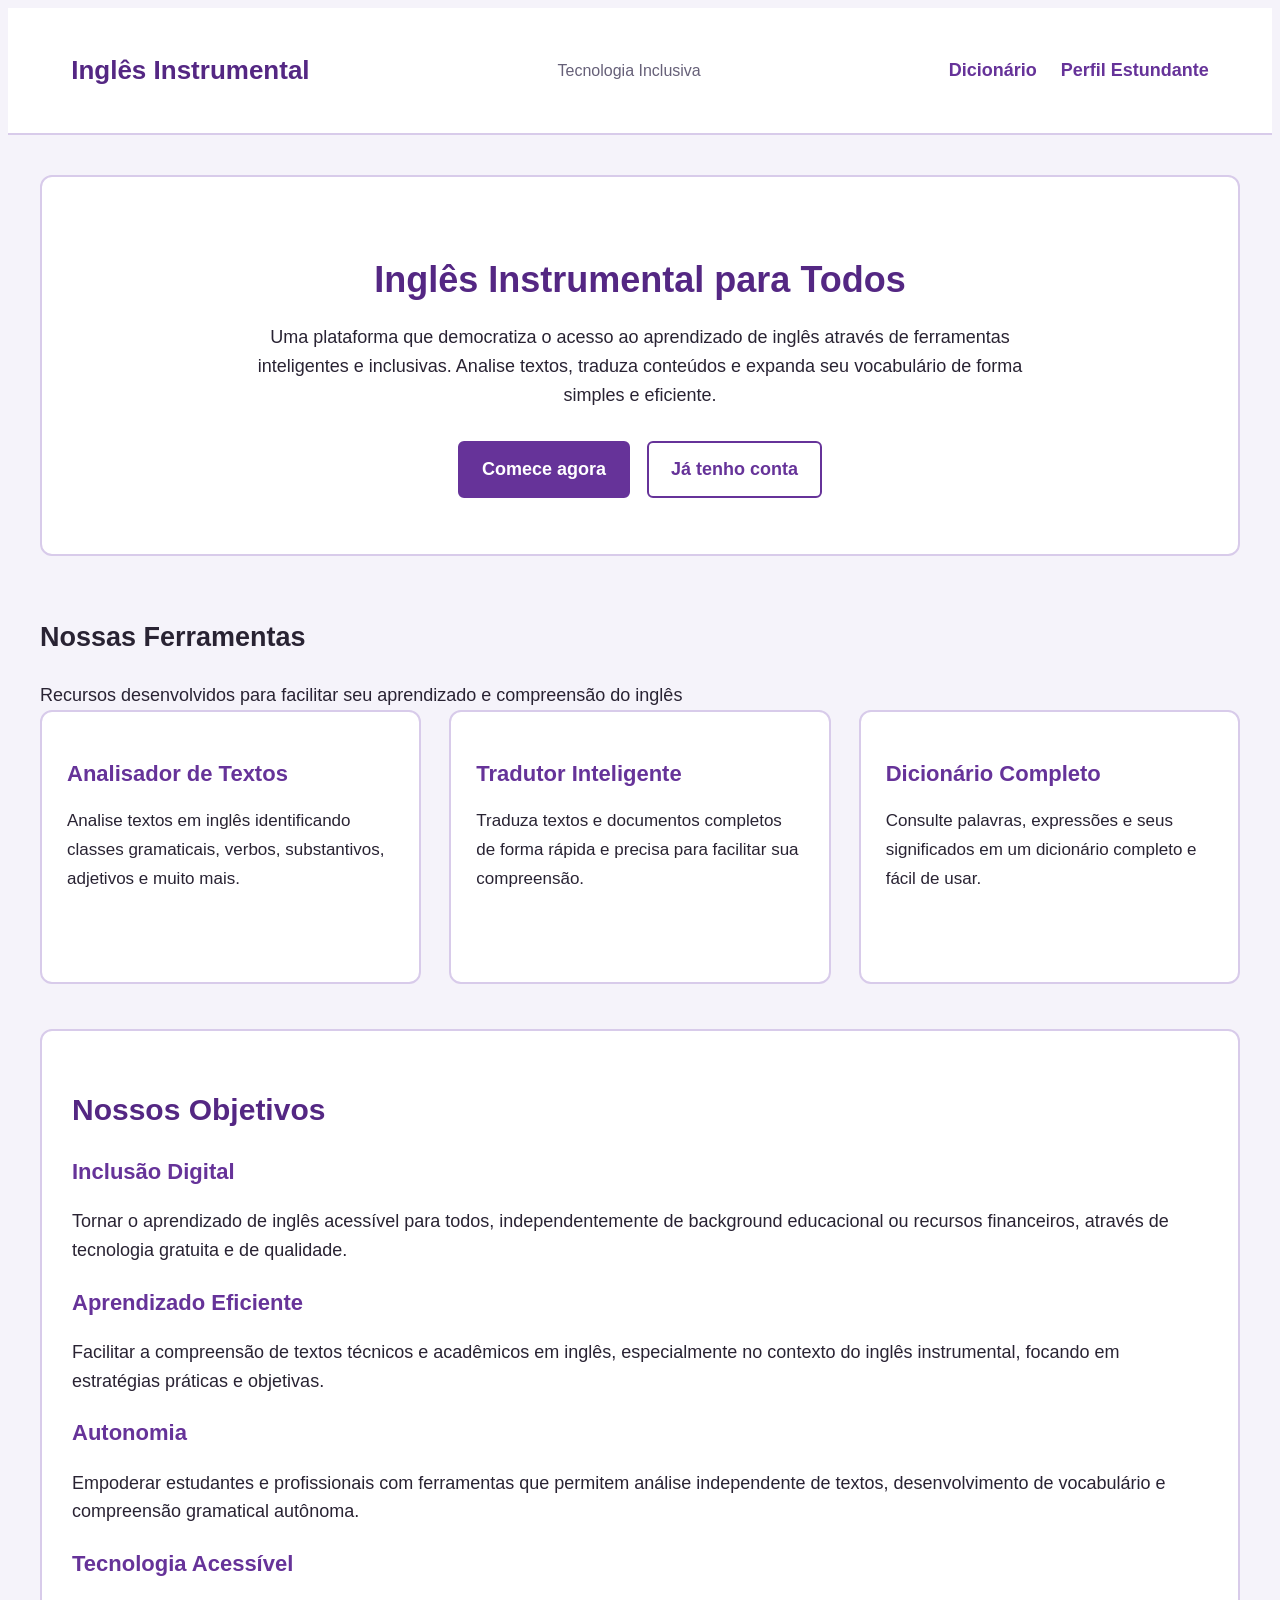
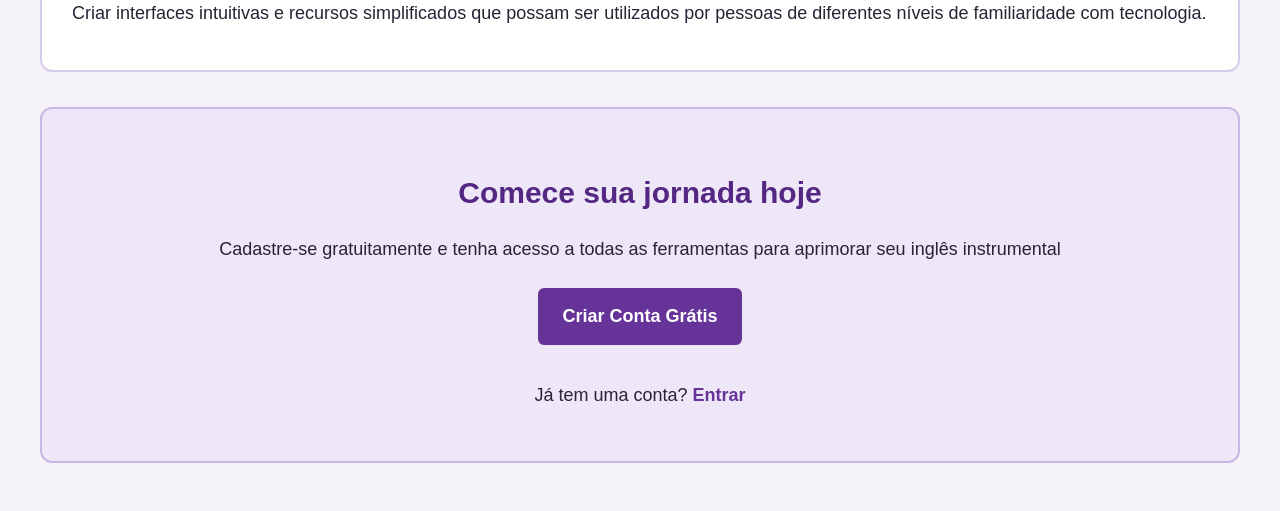
<file: pages/index.html>
<!DOCTYPE html>
<html lang="pt-br">
<head>
    <meta charset="UTF-8">
    <meta name="viewport" content="width=device-width, initial-scale=1.0">
    <link rel="stylesheet" href="../css/index.css">
    <title>Introdução</title>
</head>
<body>
    <header>
        <h2 class="nome-site">Inglês Instrumental</h2>
        <span>Tecnologia Inclusiva</span>
        
        <section>
            <a href="dicionario.html">Dicionário</a>
            <a href="estudante/pages/index.html">Perfil Estundante</a>
        </section>
    </header>
    <main>
        <section class="intro">
            <h1>Inglês Instrumental para Todos</h1>
            
            <p>Uma plataforma que democratiza o acesso ao aprendizado de inglês através de ferramentas inteligentes e inclusivas. Analise textos, traduza conteúdos e expanda seu vocabulário de forma simples e eficiente.</p>
            
            <a href="cadastro.html">Comece agora</a>
            <a href="login.html">Já tenho conta</a>
        </section>

        <section>
            <h2>Nossas Ferramentas</h2>
            <span>Recursos desenvolvidos para facilitar seu aprendizado e compreensão do inglês</span>

            <div class="ferramentas-grid">
            <section class="card">
                <h3>Analisador de Textos</h3>
                <p>Analise textos em inglês identificando classes gramaticais, verbos, substantivos, adjetivos e muito mais.</p>
            </section>

            <section class="card">
                <h3>Tradutor Inteligente</h3>
                <p>Traduza textos e documentos completos de forma rápida e precisa para facilitar sua compreensão.</p>
            </section>

            <section class="card">
                <h3>Dicionário Completo</h3>
                <p>Consulte palavras, expressões e seus significados em um dicionário completo e fácil de usar.</p>
            </section>
            </div>

            <section class="objetivos">
                <h2>Nossos Objetivos</h2>
                <h3>Inclusão Digital</h3>
                <p>Tornar o aprendizado de inglês acessível para todos, independentemente de background educacional ou recursos financeiros, através de tecnologia gratuita e de qualidade.</p>

                <h3>Aprendizado Eficiente</h3>
                <p>Facilitar a compreensão de textos técnicos e acadêmicos em inglês, especialmente no contexto do inglês instrumental, focando em estratégias práticas e objetivas.</p>

                <h3>Autonomia</h3>
                <p>Empoderar estudantes e profissionais com ferramentas que permitem análise independente de textos, desenvolvimento de vocabulário e compreensão gramatical autônoma.</p>

                <h3>Tecnologia Acessível</h3>
                <p>Criar interfaces intuitivas e recursos simplificados que possam ser utilizados por pessoas de diferentes níveis de familiaridade com tecnologia.</p>
            </section>

            <section class="criar-conta">
                <h2>Comece sua jornada hoje</h2>
                <p>Cadastre-se gratuitamente e tenha acesso a todas as ferramentas para aprimorar seu inglês instrumental</p>
                <a href="cadastro.html">Criar Conta Grátis</a>
                <p>Já tem uma conta? <a href="login.html">Entrar</a></p>
            </section>
        </section>
    </main>
</body>
</html>
</file>
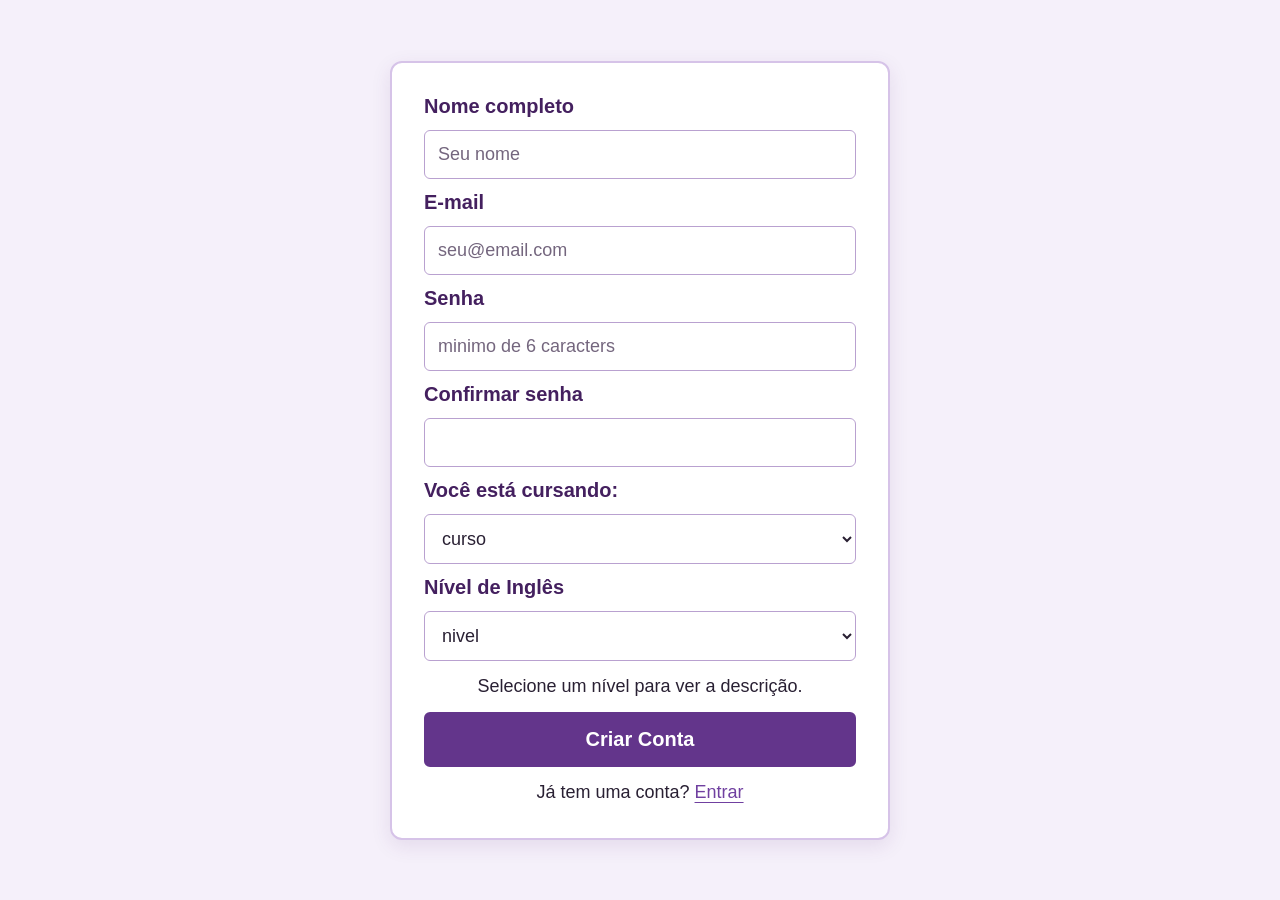
<file: pages/cadastro.html>
<!DOCTYPE html>
<html lang="pt-br">

<head>
    <meta charset="UTF-8">
    <meta name="viewport" content="width=device-width, initial-scale=1.0">
    <link rel="stylesheet" href="../css/cadastro.css">
    <title>Cadastro</title>
</head>

<body>
    <section>
        <form action="">
            <label for="nome">Nome completo</label>
            <input id="nome" type="text" placeholder="Seu nome" required>
            <label for="email">E-mail</label>
            <input type="email" type="email" placeholder="seu@email.com">
            <label for="senha">Senha</label>
            <input id="senha" type="password" placeholder="minimo de 6 caracters">
            <label for="senha">Confirmar senha</label>
            <input id="senha" type="password">
            <label for="cursando">Você está cursando:</label>
            <select id="cursando" name="cursando" required>
                <option value="curso" selected disabled>curso</option>
                <option value="ensino_fundamental_i">Ensino Fundamental I</option>
                <option value="ensino_fundamental_i_incompleto">Ensino Fundamental I Incompleto</option>
                <option value="ensino_fundamental_ii">Ensino Fundamental II </option>
                <option value="ensino_fundamental_ii_incompleto">Ensino Fundamental II Incompleto</option>
                <option value="ensino_medio">Ensino Médio</option>
                <option value="ensino_medio_incompleto">Ensino Médio Incompleto</option>
                <option value="ensino_superior">Ensino Superior</option>
                <option value="ensino_superior_incompleto">Ensino Superior Incompleto</option>
            </select>
            <label for="nivel">Nível de Inglês</label>
            <select id="nivel" name="nivel" required>
                <option value="nivel" selected disabled>nivel</option>
                <option value="iniciante">Iniciante</option>
                <option value="intermediario">Intermediario</option>
                <option value="avancado">Avançado</option>
            </select>
            <p id="descricao-ingles">
                Selecione um nível para ver a descrição.
            </p>

            <button type="submit">Criar Conta</button>
            <p>Já tem uma conta? <a href="../pages/login.html">Entrar</a></p>
        </form>
    </section>
</body>

</html>

<script>
    const formulario = document.querySelector("form");
    const cursando = document.getElementById("cursando");

    formulario.addEventListener("submit", function (event) {
        if (cursando.value === " ") {
            event.preventDefault();
            alert("Selecione seu nível de ensino antes de continuar.");
        }
    });

    const nivel = document.getElementById("nivel");
    const descricao = document.getElementById("descricao-ingles");

    nivel.addEventListener("change", function () {
        switch (nivel.value) {
            case "iniciante":
                descricao.textContent =
                    "Compreende palavras e frases simples do cotidiano.";
                break;

            case "intermediario":
                descricao.textContent =
                    "Consegue conversar sobre diversos assuntos e compreender textos mais elaborados.";
                break;

            case "avancado":
                descricao.textContent =
                    "Consegue se comunicar com fluência e compreender conteúdos complexos.";
                break;

        }
    });
</script>
</file>
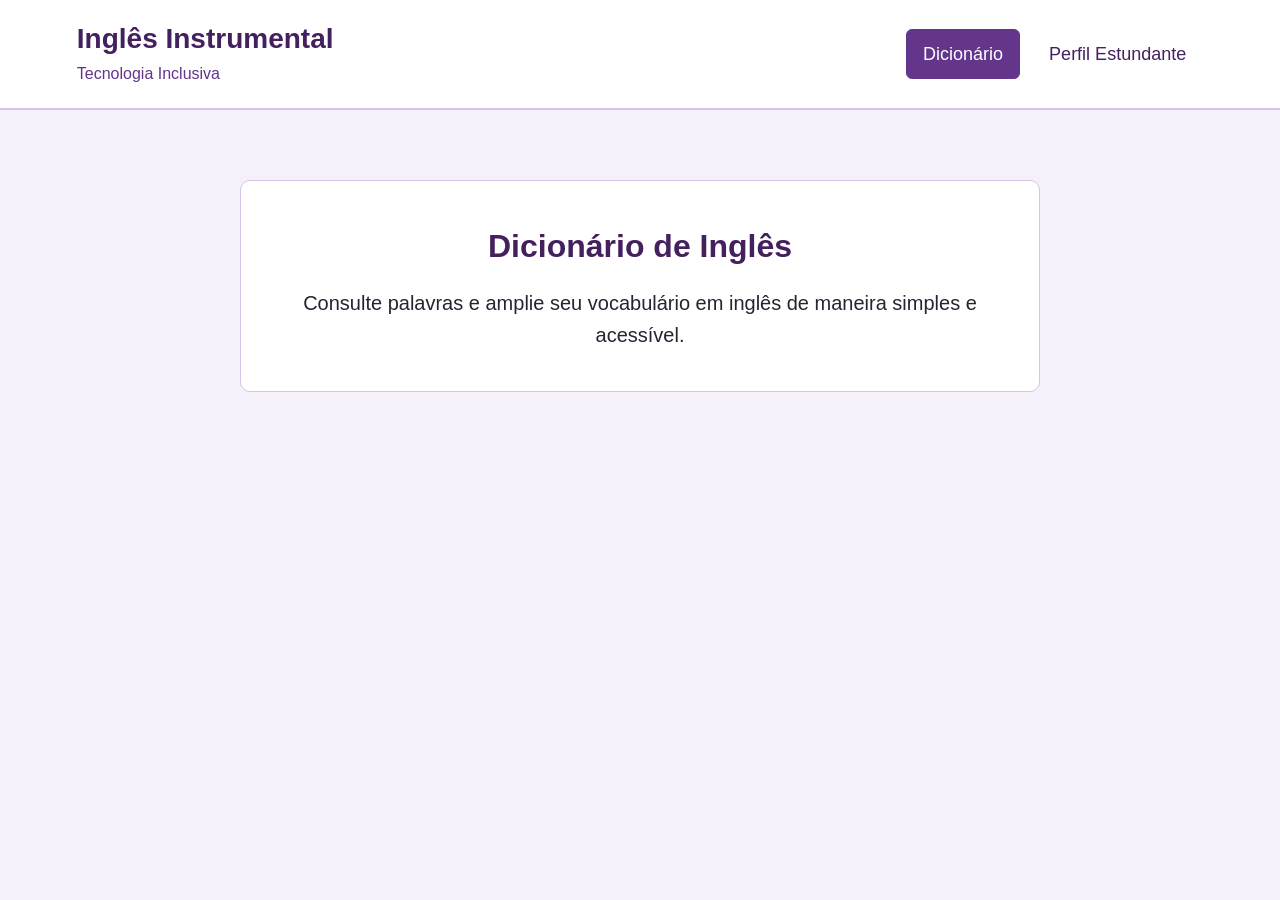
<file: pages/dicionario.html>
<!DOCTYPE html>
<html lang="pt-br">

<head>
    <meta charset="UTF-8">
    <meta name="viewport" content="width=device-width, initial-scale=1.0">

    <link rel="stylesheet" href="../css/dicionario.css">

    <title>Dicionário de Inglês | Inglês Instrumental</title>
</head>

<body>

    <header class="cabecalho">

        <section class="identidade">
            <h1>Inglês Instrumental</h1>
            <span>Tecnologia Inclusiva</span>
        </section>

        <nav class="menu" aria-label="Navegação principal">
            <a href="../pages/dicionario.html" aria-current="page">Dicionário</a>
            <a href="estudante/pages/index.html">Perfil Estundante</a>
        </nav>

    </header>

    <main class="conteudo">
        <section class="apresentacao">
            <h2>Dicionário de Inglês</h2>
            <p>
                Consulte palavras e amplie seu vocabulário em inglês
                de maneira simples e acessível.
            </p>
        </section>
    </main>

</body>

</html>
</file>
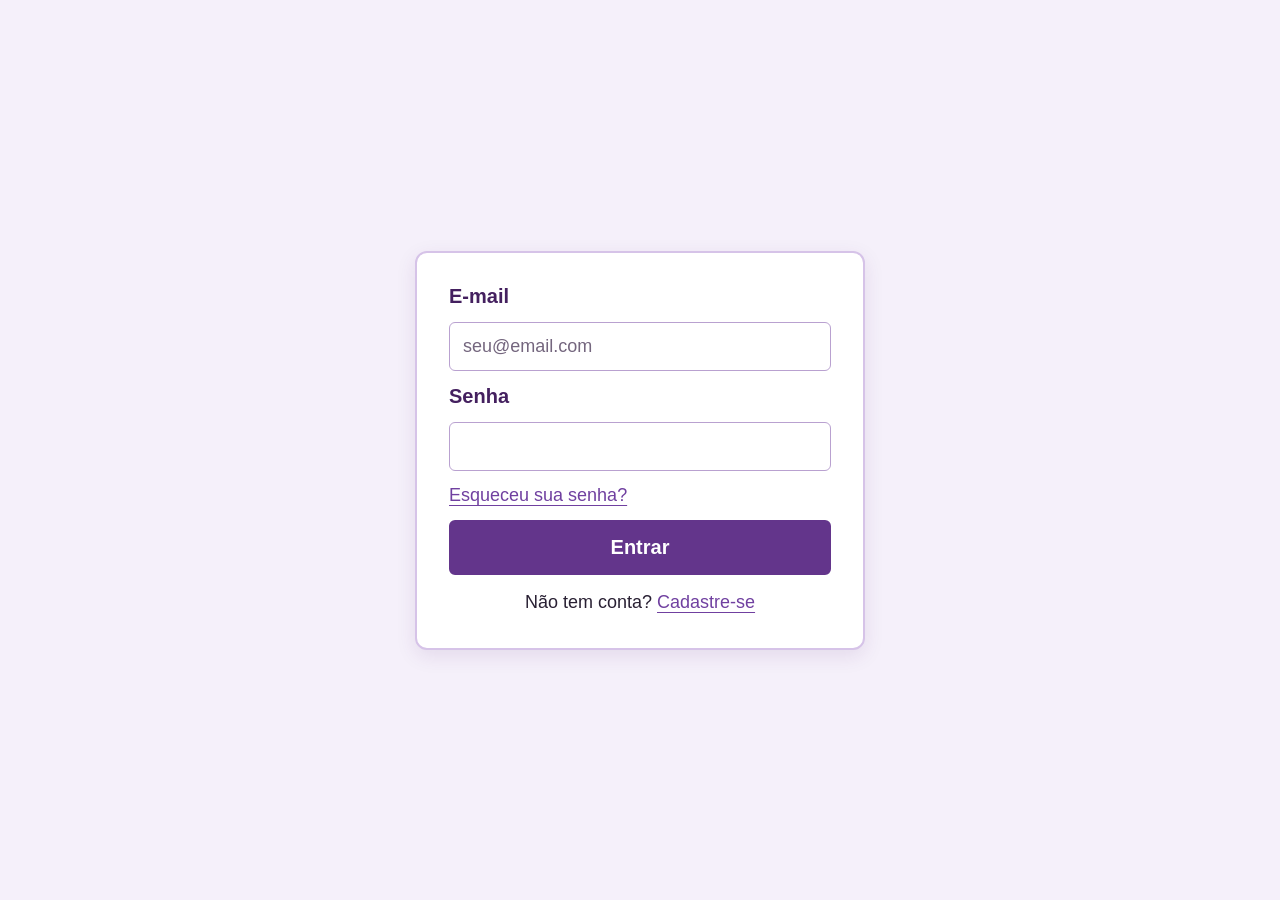
<file: pages/login.html>
<!DOCTYPE html>
<html lang="pt-br">
<head>
    <meta charset="UTF-8">
    <meta name="viewport" content="width=device-width, initial-scale=1.0">
    <link rel="stylesheet" href="../css/login.css">

    <title>Login</title>
</head>
<body>
    <form action="">
        <label for="email">E-mail</label>
        <input id="email" type="email" placeholder="seu@email.com">
        <label for="senha">Senha</label>
        <input id="senha" type="password">
        <a href="">Esqueceu sua senha?</a>
        <button type="submit">Entrar</button>
        <p>Não tem conta? <a href="../pages/cadastro.html">Cadastre-se</a></p>
    </form>
</body>
</html>
</file>
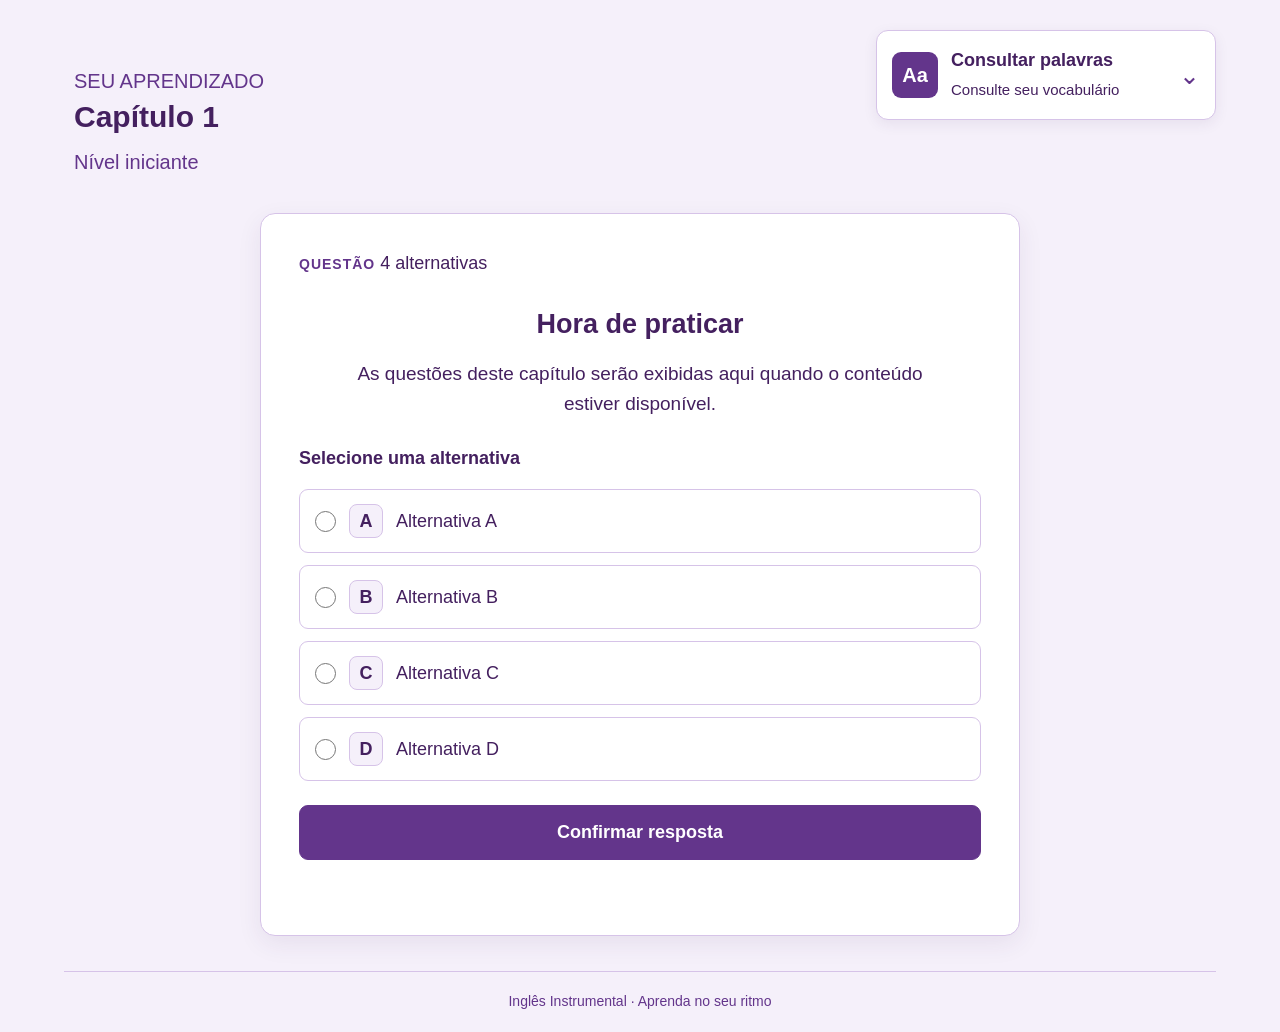
<file: pages/minijogo.html>
<!DOCTYPE html>
<html lang="pt-br">

<head>
    <meta charset="UTF-8">
    <meta name="viewport" content="width=device-width, initial-scale=1.0">

    <meta
        name="description"
        content="Minijogo de inglês instrumental com questões e consulta de vocabulário."
    >

    <title>Minijogo | Inglês Instrumental</title>

    <link rel="stylesheet" href="../css/minijogo.css">
    <script src="../js/minijogo.js" defer></script>
</head>

<body>

    <div class="pagina-minijogo">

        <!-- Cabeçalho: capítulo à esquerda e menu à direita -->
        <header class="cabecalho-jogo">

            <section class="identificacao" aria-label="Capítulo atual">

                <p class="subtitulo">SEU APRENDIZADO</p>

                <h1 id="capitulo">Capítulo 1</h1>

                <p class="nivel">
                    <span class="indicador-nivel" aria-hidden="true"></span>
                    <span id="nivel">Nível iniciante</span>
                </p>

            </section>

            <!-- Menu expansível de palavras -->
            <aside class="consulta-palavras">

                <button
                    type="button"
                    id="botao-palavras"
                    aria-expanded="false"
                    aria-controls="lista-palavras"
                >

                    <span class="icone-palavras" aria-hidden="true">Aa</span>

                    <span class="texto-botao">
                        <strong>Consultar palavras</strong>
                        <small>Consulte seu vocabulário</small>
                    </span>

                    <span id="indicador-menu" aria-hidden="true">⌄</span>

                </button>

                <section
                    id="lista-palavras"
                    class="lista-palavras"
                    aria-label="Lista de palavras consultadas"
                    hidden
                >

                    <h2>Seu vocabulário</h2>

                    <ul id="palavras"></ul>

                    <p id="mensagem-palavras">
                        Nenhuma palavra consultada ainda.
                    </p>

                </section>

            </aside>

        </header>

        <!-- Área independente usada para centralizar a questão -->
        <main class="conteudo-jogo">

            <section
                class="area-questao"
                aria-labelledby="titulo-questao"
            >

                <div class="topo-questao">

                    <span id="numero-questao">QUESTÃO</span>

                    <span class="etiqueta-alternativas">
                        4 alternativas
                    </span>

                </div>

                <div class="cabecalho-questao">

                    <h2 id="titulo-questao">Hora de praticar</h2>

                    <p id="texto-questao">
                        As questões deste capítulo serão exibidas
                        aqui quando o conteúdo estiver disponível.
                    </p>

                </div>

                <form id="form-questao">

                    <fieldset id="opcoes-questao">

                        <legend>Selecione uma alternativa</legend>

                        <label class="opcao">
                            <input
                                type="radio"
                                name="resposta"
                                value="A"
                            >

                            <span class="letra-opcao">A</span>
                            <span class="texto-opcao">Alternativa A</span>
                            <span class="marcador-selecao" aria-hidden="true">✓</span>
                        </label>

                        <label class="opcao">
                            <input
                                type="radio"
                                name="resposta"
                                value="B"
                            >

                            <span class="letra-opcao">B</span>
                            <span class="texto-opcao">Alternativa B</span>
                            <span class="marcador-selecao" aria-hidden="true">✓</span>
                        </label>

                        <label class="opcao">
                            <input
                                type="radio"
                                name="resposta"
                                value="C"
                            >

                            <span class="letra-opcao">C</span>
                            <span class="texto-opcao">Alternativa C</span>
                            <span class="marcador-selecao" aria-hidden="true">✓</span>
                        </label>

                        <label class="opcao">
                            <input
                                type="radio"
                                name="resposta"
                                value="D"
                            >

                            <span class="letra-opcao">D</span>
                            <span class="texto-opcao">Alternativa D</span>
                            <span class="marcador-selecao" aria-hidden="true">✓</span>
                        </label>

                    </fieldset>

                    <button type="submit" id="botao-responder">
                        Confirmar resposta
                    </button>

                    <p
                        id="mensagem-resposta"
                        role="status"
                        aria-live="polite"
                    ></p>

                </form>

            </section>

        </main>

        <footer class="rodape-jogo">
            <p>Inglês Instrumental <span aria-hidden="true">·</span> Aprenda no seu ritmo</p>
        </footer>

    </div>

</body>
</html>
</file>
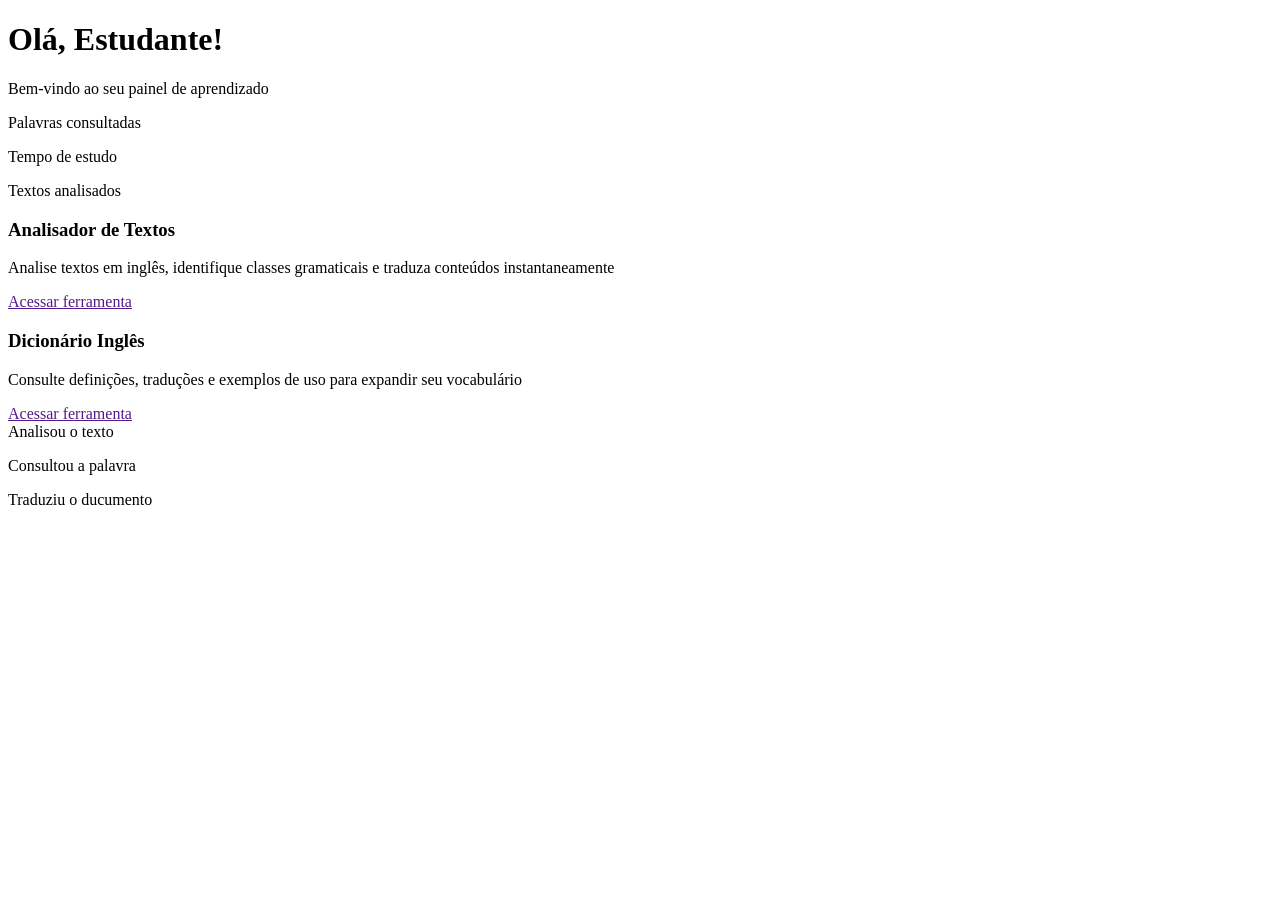
<file: pages/painel.html>
<!DOCTYPE html>
<html lang="pt-br">
<head>
    <meta charset="UTF-8">
    <meta name="viewport" content="width=device-width, initial-scale=1.0">
    <title>Document</title>
</head>
<body>
    <header>
        <h2></h2>
    </header>

    <main>
        <h1>Olá, Estudante!</h1>
        <p>Bem-vindo ao seu painel de aprendizado</p>

        <section class="card">
            <p>Palavras consultadas</p>
        </section>

        <section class="card">
            <p>Tempo de estudo</p>
        </section>

        <section class="card">
            <p>Textos analisados</p>
        </section>

        <section class="ferramentas">
            <section class="">
                <h3>Analisador de Textos</h3>
                <p>Analise textos em inglês, identifique classes gramaticais e traduza conteúdos instantaneamente</p>
                <a href="">Acessar ferramenta</a>
            </section>

            <section class="">
                <h3>Dicionário Inglês</h3>
                <p>Consulte definições, traduções e exemplos de uso para expandir seu vocabulário</p>
                <a href="">Acessar ferramenta</a>
            </section>
        </section>

        <section class="recente">
            <span>Analisou o texto</span>
            <p></p>

            <span>Consultou a palavra</span>
            <p></p>

            <span>Traduziu o ducumento</span>
            <p></p>
        </section>
    </main>

</body>
</html>
</file>
<file: css/index.css>
```css
/* =========================
   1. CONFIGURAÇÃO GERAL
========================= */

* {
    margin: 0;
    padding: 0;
    box-sizing: border-box;
}

body {
    font-family: Arial, sans-serif;
    font-size: 18px;
    line-height: 1.6;
    color: #292333;
    background-color: #f5f3fa;
}

a {
    color: #663399;
    text-decoration: none;
}

a:hover {
    text-decoration: underline;
}

/* =========================
   2. CABEÇALHO
========================= */

header {
    display: flex;
    align-items: center;
    justify-content: space-between;
    flex-wrap: wrap;
    gap: 20px;

    padding: 20px 5%;
    background-color: #ffffff;
    border-bottom: 2px solid #d8cbea;
}

.nome-site {
    font-size: 26px;
    color: #542783;
}

header span {
    font-size: 16px;
    color: #666078;
}

header section {
    display: flex;
    flex-wrap: wrap;
    gap: 24px;
}

header a {
    font-weight: bold;
}

/* =========================
   3. CONTEÚDO PRINCIPAL
========================= */

main {
    width: 100%;
    max-width: 1200px;
    margin: 0 auto;
    padding: 40px 30px;
}

/* =========================
   4. APRESENTAÇÃO INICIAL
========================= */

.intro {
    margin-bottom: 60px;
    padding: 50px 30px;

    text-align: center;
    background-color: #ffffff;
    border: 2px solid #d8cbea;
    border-radius: 12px;
}

.intro h1 {
    margin-bottom: 20px;
    font-size: 36px;
    line-height: 1.3;
    color: #542783;
}

.intro p {
    max-width: 800px;
    margin: 0 auto 25px;
}

.intro a {
    display: inline-block;
    margin: 6px;
    padding: 12px 22px;

    color: #ffffff;
    background-color: #663399;
    border: 2px solid #663399;
    border-radius: 6px;
    font-weight: bold;
}

.intro a + a {
    color: #663399;
    background-color: #ffffff;
}

/* =========================
   5. SEÇÃO DE FERRAMENTAS
========================= */

.ferramentas {
    margin-bottom: 60px;
}

.ferramentas > h2 {
    margin-bottom: 8px;
    font-size: 30px;
    color: #542783;
}

.ferramentas > span {
    display: block;
    margin-bottom: 30px;
    color: #666078;
}

/* =========================
   6. GRID DOS CARDS
========================= */

.ferramentas-grid {
    display: grid;

    /* Três colunas iguais */
    grid-template-columns: repeat(3, minmax(0, 1fr));

    /* Espaço real entre os cards */
    gap: 28px;

    width: 100%;
    align-items: stretch;
}

.card {
    /* Remove interferências de regras antigas */
    float: none;
    width: auto;
    min-width: 0;
    margin: 0;

    min-height: 220px;
    padding: 25px;

    background-color: #ffffff;
    border: 2px solid #d8cbea;
    border-radius: 12px;
}

.card h3 {
    margin-bottom: 12px;
    font-size: 22px;
    line-height: 1.4;
    color: #663399;
}

.card p {
    font-size: 17px;
    line-height: 1.7;
}

/* =========================
   7. OBJETIVOS
========================= */

.objetivos {
    margin-top: 45px;
    padding: 30px;

    background-color: #ffffff;
    border: 2px solid #d8cbea;
    border-radius: 12px;
}

.objetivos h2 {
    margin-bottom: 20px;
    font-size: 30px;
    color: #542783;
}

.objetivos h3 {
    margin-top: 20px;
    margin-bottom: 6px;
    font-size: 22px;
    color: #663399;
}

.objetivos p {
    margin-bottom: 12px;
}

/* =========================
   8. CHAMADA PARA CADASTRO
========================= */

.criar-conta {
    margin-top: 35px;
    padding: 35px 25px;

    text-align: center;
    background-color: #eee7f7;
    border: 2px solid #cbb7e5;
    border-radius: 12px;
}

.criar-conta h2 {
    margin-bottom: 12px;
    font-size: 30px;
    color: #542783;
}

.criar-conta p {
    margin-bottom: 16px;
}

.criar-conta > a {
    display: inline-block;
    margin: 8px 0 18px;
    padding: 12px 22px;

    color: #ffffff;
    background-color: #663399;
    border: 2px solid #663399;
    border-radius: 6px;
    font-weight: bold;
}

.criar-conta p a {
    font-weight: bold;
}

/* =========================
   9. ACESSIBILIDADE
========================= */

a:focus-visible {
    outline: 3px solid #292333;
    outline-offset: 4px;
}

/* =========================
   10. TABLETS
========================= */

@media (max-width: 850px) {
    header {
        justify-content: center;
        text-align: center;
    }

    header section {
        justify-content: center;
        width: 100%;
    }

    .ferramentas-grid {
        grid-template-columns: repeat(2, minmax(0, 1fr));
        gap: 24px;
    }

    .intro h1 {
        font-size: 32px;
    }
}

/* =========================
   11. CELULARES
========================= */

@media (max-width: 550px) {
    body {
        font-size: 17px;
    }

    header {
        padding: 20px;
    }

    header section {
        justify-content: center;
        gap: 16px;
    }

    main {
        padding: 25px 16px;
    }

    .intro {
        padding: 30px 20px;
    }

    .intro h1 {
        font-size: 28px;
    }

    .intro a {
        display: block;
        margin: 12px 0;
    }

    .ferramentas-grid {
        grid-template-columns: minmax(0, 1fr);
        gap: 20px;
    }

    .card {
        min-height: auto;
        padding: 22px;
    }

    .card h3,
    .objetivos h3 {
        font-size: 20px;
    }

    .objetivos {
        padding: 22px 18px;
    }

    .objetivos h2,
    .criar-conta h2 {
        font-size: 26px;
    }

    .criar-conta {
        padding: 28px 18px;
    }
}
</file>
<file: css/cadastro.css>
* {
    margin: 0;
    padding: 0;
    box-sizing: border-box;
}

body {
    font-family: Arial, sans-serif;
    font-size: 18px;
    color: #292033;
    background-color: #f5f0fa;
    min-height: 100vh;
    padding: 24px 20px;

    display: flex;
    justify-content: center;
    align-items: center;
}

section {
    width: 100%;
    max-width: 500px;
}

form {
    width: 100%;
    padding: 32px;
    background-color: #ffffff;
    border: 2px solid #d6c3e8;
    border-radius: 12px;
    box-shadow: 0 6px 20px rgba(76, 29, 110, 0.10);

    display: flex;
    flex-direction: column;
    gap: 12px;
}

label {
    font-size: 20px;
    font-weight: bold;
    color: #44205f;
}

input,
select {
    width: 100%;
    padding: 13px;
    font-family: inherit;
    font-size: 18px;
    color: #292033;
    background-color: #ffffff;
    border: 1px solid #b9a1d0;
    border-radius: 6px;
}

input::placeholder {
    color: #74667e;
}

select {
    cursor: pointer;
}

button {
    padding: 14px;
    font-family: inherit;
    font-size: 20px;
    font-weight: bold;
    color: #ffffff;
    background-color: #63358b;
    border: 2px solid #63358b;
    border-radius: 6px;
    cursor: pointer;
}

button:hover {
    background-color: #4b216e;
    border-color: #4b216e;
}

p {
    font-size: 18px;
    text-align: center;
    line-height: 1.5;
}

a {
    color: #7040a0;
    font-size: 18px;
    text-underline-offset: 4px;
}

a:hover {
    color: #4b216e;
}

input:focus,
select:focus,
button:focus-visible,
a:focus-visible {
    outline: 3px solid #9b72c5;
    outline-offset: 3px;
}

@media (max-width: 480px) {
    form {
        padding: 24px 20px;
    }

    label {
        font-size: 19px;
    }

    input,
    select,
    p,
    a {
        font-size: 18px;
    }

    button {
        font-size: 19px;
    }
}
</file>
<file: css/dicionario.css>
* {
    margin: 0;
    padding: 0;
    box-sizing: border-box;
}

:root {
    --fundo: #F5F0FA;
    --roxo-principal: #63358B;
    --roxo-escuro: #44205F;
    --lilas-borda: #D6C3E8;
    --branco: #FFFFFF;
    --texto: #292331;
}

body {
    font-family: Arial, sans-serif;
    font-size: 18px;
    line-height: 1.6;
    color: var(--texto);
    background-color: var(--fundo);
    min-height: 100vh;
}

/* Cabeçalho */

.cabecalho {
    width: 100%;
    min-height: 110px;
    padding: 20px 6%;
    background-color: var(--branco);
    border-bottom: 2px solid var(--lilas-borda);

    display: flex;
    align-items: center;
    justify-content: space-between;
    gap: 25px;
    flex-wrap: wrap;
}

.identidade h1 {
    color: var(--roxo-escuro);
    font-size: 28px;
    line-height: 1.3;
}

.identidade span {
    display: block;
    margin-top: 4px;
    color: var(--roxo-principal);
    font-size: 16px;
}

/* Navegação */

.menu {
    display: flex;
    align-items: center;
    justify-content: center;
    flex-wrap: wrap;
    gap: 12px;
}

.menu a {
    display: inline-block;
    padding: 10px 16px;
    border: 1px solid transparent;
    border-radius: 6px;

    color: var(--roxo-escuro);
    font-size: 18px;
    text-decoration: none;

    transition:
        background-color 0.2s,
        color 0.2s,
        border-color 0.2s;
}

.menu a:hover {
    color: var(--roxo-principal);
    background-color: var(--fundo);
    border-color: var(--lilas-borda);
}

.menu a[aria-current="page"] {
    color: var(--branco);
    background-color: var(--roxo-principal);
    border-color: var(--roxo-principal);
}

.menu a:focus-visible {
    outline: 3px solid var(--roxo-principal);
    outline-offset: 4px;
}

/* Conteúdo principal */

.conteudo {
    width: 90%;
    max-width: 1200px;
    margin: 0 auto;
    padding: 70px 0;
}

.apresentacao {
    max-width: 800px;
    margin: 0 auto;
    padding: 40px;
    text-align: center;

    background-color: var(--branco);
    border: 1px solid var(--lilas-borda);
    border-radius: 10px;
}

.apresentacao h2 {
    color: var(--roxo-escuro);
    font-size: 32px;
    margin-bottom: 15px;
}

.apresentacao p {
    color: var(--texto);
    font-size: 20px;
}

/* Responsividade */

@media (max-width: 700px) {
    .cabecalho {
        flex-direction: column;
        align-items: flex-start;
        padding: 20px 5%;
    }

    .identidade h1 {
        font-size: 25px;
    }

    .menu {
        width: 100%;
        justify-content: flex-start;
        gap: 8px;
    }

    .menu a {
        padding: 9px 12px;
    }

    .conteudo {
        padding: 40px 0;
    }

    .apresentacao {
        padding: 30px 20px;
    }

    .apresentacao h2 {
        font-size: 27px;
    }

    .apresentacao p {
        font-size: 18px;
    }
}

@media (max-width: 400px) {
    .menu {
        flex-direction: column;
        align-items: stretch;
    }

    .menu a {
        text-align: center;
    }

    .apresentacao {
        padding: 25px 15px;
    }
}
</file>
<file: css/login.css>
* {
    margin: 0;
    padding: 0;
    box-sizing: border-box;
}

body {
    font-family: Arial, sans-serif;
    font-size: 18px;
    color: #292033;
    background-color: #f5f0fa;
    min-height: 100vh;
    padding: 20px;

    display: flex;
    justify-content: center;
    align-items: center;
}

body > form {
    width: 100%;
    max-width: 450px;
    padding: 32px;
    background-color: #ffffff;
    border: 2px solid #d6c3e8;
    border-radius: 12px;
    box-shadow: 0 6px 20px rgba(76, 29, 110, 0.10);

    display: flex;
    flex-direction: column;
    gap: 14px;
}

label {
    font-size: 20px;
    font-weight: bold;
    color: #44205f;
}

input {
    width: 100%;
    padding: 13px;
    font-size: 18px;
    font-family: inherit;
    color: #292033;
    background-color: #ffffff;
    border: 1px solid #b9a1d0;
    border-radius: 6px;
}

input::placeholder {
    color: #74667e;
}

a {
    color: #7040a0;
    font-size: 18px;
    text-underline-offset: 4px;
}

a:hover {
    color: #4b216e;
}

button {
    padding: 14px;
    font-family: inherit;
    font-size: 20px;
    font-weight: bold;
    color: #ffffff;
    background-color: #63358b;
    border: 2px solid #63358b;
    border-radius: 6px;
    cursor: pointer;
}

button:hover {
    background-color: #4b216e;
    border-color: #4b216e;
}

p {
    font-size: 18px;
    text-align: center;
    line-height: 1.5;
}

input:focus,
button:focus-visible,
a:focus-visible {
    outline: 3px solid #9b72c5;
    outline-offset: 3px;
}

@media (max-width: 480px) {
    body > form {
        padding: 24px 20px;
    }

    label {
        font-size: 19px;
    }

    input,
    a,
    p {
        font-size: 18px;
    }

    button {
        font-size: 19px;
    }
}
</file>
<file: css/minijogo.css>
/* ========================================
1. CONFIGURAÇÕES GERAIS
======================================== */

* {
    margin: 0;
    padding: 0;
    box-sizing: border-box;
}

:root {
    --fundo: #F5F0FA;
    --roxo-principal: #63358B;
    --roxo-escuro: #44205F;
    --lilas-borda: #D6C3E8;
    --branco: #FFFFFF;

    --sombra: rgba(68, 32, 95, 0.08);
    --lilas-selecionado: #F0E7F7;
}

html {
    min-height: 100%;
}

body {
    min-height: 100vh;
    font-family: Arial, Helvetica, sans-serif;
    font-size: 18px;
    line-height: 1.6;
    color: var(--roxo-escuro);
    background-color: var(--fundo);
}

button,
input {
    font: inherit;
}

button {
    cursor: pointer;
}

[hidden] {
    display: none !important;
}


/* ========================================
2. ESTRUTURA PRINCIPAL
======================================== */

.pagina-minijogo {
    width: 100%;
    min-height: 100vh;
    padding: 30px 5% 20px;

    display: flex;
    flex-direction: column;
}


/* ========================================
3. CABEÇALHO
Capítulo à esquerda e consulta à direita
======================================== */

.cabecalho-jogo {
    width: 100%;

    display: grid;
    grid-template-columns: minmax(0, 1fr) 340px;
    align-items: start;
    gap: 35px;
}

.identificacao {
    padding: 35px 10px 0;
}

.etiqueta-capitulo {
    display: inline-block;
    margin-bottom: 12px;

    color: var(--roxo-principal);
    font-size: 14px;
    font-weight: 700;
    letter-spacing: 1.2px;
    text-transform: uppercase;
}

.identificacao h1 {
    margin-bottom: 10px;

    color: var(--roxo-escuro);
    font-size: 30px;
    line-height: 1.3;
    font-weight: 700;
}

.identificacao p {
    color: var(--roxo-principal);
    font-size: 20px;
}


/* ========================================
4. BOTÃO CONSULTAR PALAVRAS
======================================== */

.consulta-palavras {
    position: relative;
    z-index: 5;
    width: 100%;
}

#botao-palavras {
    width: 100%;
    min-height: 85px;
    padding: 15px;

    display: flex;
    align-items: center;
    gap: 13px;

    color: var(--roxo-escuro);
    background-color: var(--branco);

    border: 1px solid var(--lilas-borda);
    border-radius: 12px;

    text-align: left;

    box-shadow: 0 4px 14px var(--sombra);

    transition:
        border-color 0.2s ease,
        background-color 0.2s ease;
}

#botao-palavras:hover,
#botao-palavras[aria-expanded="true"] {
    border-color: var(--roxo-principal);
    background-color: var(--lilas-selecionado);
}

.icone-palavras {
    width: 46px;
    height: 46px;
    flex-shrink: 0;

    display: flex;
    align-items: center;
    justify-content: center;

    color: var(--branco);
    background-color: var(--roxo-principal);

    border-radius: 9px;

    font-size: 20px;
    font-weight: 700;
}

.texto-botao-palavras {
    min-width: 0;
    flex: 1;

    display: flex;
    flex-direction: column;
}

.texto-botao-palavras strong {
    color: var(--roxo-escuro);
    font-size: 17px;
}

.texto-botao-palavras small {
    color: var(--roxo-principal);
    font-size: 14px;
}

#indicador-menu {
    color: var(--roxo-principal);
    font-size: 25px;
}


/* ========================================
5. MENU EXPANSÍVEL DE PALAVRAS
======================================== */

.lista-palavras {
    position: absolute;
    top: calc(100% + 12px);
    right: 0;

    width: 100%;
    max-height: 350px;
    overflow-y: auto;

    padding: 22px;

    color: var(--roxo-escuro);
    background-color: var(--branco);

    border: 1px solid var(--lilas-borda);
    border-radius: 12px;

    box-shadow: 0 8px 24px var(--sombra);
}

.lista-palavras h2 {
    margin-bottom: 15px;
    padding-bottom: 12px;

    color: var(--roxo-escuro);
    border-bottom: 1px solid var(--lilas-borda);

    font-size: 20px;
}

.lista-palavras ul {
    padding-left: 24px;
}

.lista-palavras li {
    margin-bottom: 9px;
    color: var(--roxo-escuro);
    overflow-wrap: anywhere;
}

#mensagem-palavras {
    color: var(--roxo-principal);
    font-size: 16px;
}


/* ========================================
6. ÁREA PRINCIPAL
Centralização da questão
======================================== */

.conteudo-jogo {
    flex: 1;
    width: 100%;
    min-height: 650px;

    display: flex;
    align-items: center;
    justify-content: center;

    padding: 35px 0;
}


/* ========================================
7. CARTÃO DA QUESTÃO
======================================== */

.area-questao {
    width: 100%;
    max-width: 760px;
    min-height: 590px;

    margin: 0 auto;
    padding: 35px 38px;

    color: var(--roxo-escuro);
    background-color: var(--branco);

    border: 1px solid var(--lilas-borda);
    border-radius: 15px;

    box-shadow: 0 8px 25px var(--sombra);
}


/* ========================================
8. IDENTIFICAÇÃO DA QUESTÃO
======================================== */

.progresso-questao {
    display: flex;
    align-items: center;
    justify-content: space-between;
    flex-wrap: wrap;
    gap: 10px;

    padding-bottom: 18px;
    border-bottom: 1px solid var(--lilas-borda);
}

#numero-questao {
    color: var(--roxo-principal);
    font-size: 14px;
    font-weight: 700;
    letter-spacing: 1px;
}

.indicador-alternativas {
    padding: 5px 12px;

    color: var(--roxo-escuro);
    background-color: var(--fundo);

    border: 1px solid var(--lilas-borda);
    border-radius: 20px;

    font-size: 14px;
}


/* ========================================
9. ENUNCIADO
======================================== */

.cabecalho-questao {
    padding: 28px 0 25px;
    text-align: center;
}

.cabecalho-questao h2 {
    margin-bottom: 15px;

    color: var(--roxo-escuro);
    font-size: 27px;
    line-height: 1.4;
}

#texto-questao {
    width: 100%;
    max-width: 590px;
    min-height: 55px;

    margin: 0 auto;

    color: var(--roxo-escuro);
    font-size: 19px;
    overflow-wrap: anywhere;
}


/* ========================================
10. ALTERNATIVAS
Uma abaixo da outra
======================================== */

#opcoes-questao {
    width: 100%;
    min-width: 0;
    border: none;
}

#opcoes-questao legend {
    width: 100%;
    margin-bottom: 16px;

    color: var(--roxo-escuro);
    font-size: 18px;
    font-weight: 700;
}

.opcao {
    position: relative;

    width: 100%;
    min-height: 64px;

    margin-bottom: 12px;
    padding: 12px 15px;

    display: flex;
    align-items: center;
    gap: 13px;

    color: var(--roxo-escuro);
    background-color: var(--branco);

    border: 1px solid var(--lilas-borda);
    border-radius: 9px;

    cursor: pointer;
    overflow-wrap: anywhere;

    transition:
        border-color 0.2s ease,
        background-color 0.2s ease;
}

.opcao:hover {
    border-color: var(--roxo-principal);
    background-color: var(--fundo);
}

.opcao input[type="radio"] {
    width: 21px;
    height: 21px;

    margin: 0;
    flex-shrink: 0;

    accent-color: var(--roxo-principal);
    cursor: pointer;
}

.letra-opcao {
    width: 34px;
    height: 34px;
    flex-shrink: 0;

    display: flex;
    align-items: center;
    justify-content: center;

    color: var(--roxo-escuro);
    background-color: var(--fundo);

    border: 1px solid var(--lilas-borda);
    border-radius: 8px;

    font-weight: 700;
}

.texto-opcao {
    min-width: 0;
    flex: 1;
    overflow-wrap: anywhere;
}

.marcador-selecao {
    display: none;
    flex-shrink: 0;

    color: var(--roxo-principal);
    font-weight: 700;
}

.opcao.selecionada {
    padding: 11px 14px;

    color: var(--roxo-escuro);
    background-color: var(--lilas-selecionado);

    border: 2px solid var(--roxo-principal);
}

.opcao.selecionada .letra-opcao {
    color: var(--branco);
    background-color: var(--roxo-principal);
    border-color: var(--roxo-principal);
}

.opcao.selecionada .marcador-selecao {
    display: inline;
}


/* ========================================
11. BOTÃO DE CONFIRMAÇÃO
======================================== */

#botao-responder {
    width: 100%;
    min-height: 54px;

    margin-top: 12px;
    padding: 12px 18px;

    color: var(--branco);
    background-color: var(--roxo-principal);

    border: 1px solid var(--roxo-principal);
    border-radius: 9px;

    font-size: 18px;
    font-weight: 700;

    transition:
        background-color 0.2s ease,
        border-color 0.2s ease;
}

#botao-responder:hover:not(:disabled) {
    color: var(--branco);
    background-color: var(--roxo-escuro);
    border-color: var(--roxo-escuro);
}

#botao-responder:disabled {
    color: var(--roxo-escuro);
    background-color: var(--lilas-borda);
    border-color: var(--lilas-borda);
    cursor: not-allowed;
}

#mensagem-resposta {
    min-height: 28px;
    margin-top: 12px;

    color: var(--roxo-escuro);
    font-size: 16px;
    overflow-wrap: anywhere;
}


/* ========================================
12. RODAPÉ
======================================== */

.rodape-jogo {
    padding: 18px 0 0;
    border-top: 1px solid var(--lilas-borda);
    text-align: center;
}

.rodape-jogo p {
    color: var(--roxo-principal);
    font-size: 14px;
}


/* ========================================
13. ACESSIBILIDADE
======================================== */

button:focus-visible,
input:focus-visible {
    outline: 3px solid var(--roxo-escuro);
    outline-offset: 3px;
}

.opcao:focus-within {
    border-color: var(--roxo-principal);
}


/* ========================================
14. TABLETS
======================================== */

@media (max-width: 850px) {
    .pagina-minijogo {
        padding: 25px 4% 20px;
    }

    .cabecalho-jogo {
        grid-template-columns: minmax(0, 1fr) 300px;
        gap: 22px;
    }

    .identificacao {
        padding-top: 25px;
    }

    .conteudo-jogo {
        min-height: 620px;
    }

    .area-questao {
        padding: 28px;
    }
}


/* ========================================
15. CELULARES
======================================== */

@media (max-width: 650px) {
    .pagina-minijogo {
        padding: 20px 15px;
    }

    .cabecalho-jogo {
        grid-template-columns: minmax(0, 1fr);
        gap: 20px;
    }

    .identificacao {
        padding: 5px 0 0;
    }

    .identificacao h1 {
        font-size: 26px;
    }

    .identificacao p {
        font-size: 18px;
    }

    #botao-palavras {
        min-height: 75px;
    }

    .conteudo-jogo {
        min-height: 0;
        padding: 28px 0;
    }

    .area-questao {
        min-height: 0;
        padding: 22px 16px;
        border-radius: 12px;
    }

    .cabecalho-questao {
        padding: 23px 0;
    }

    .cabecalho-questao h2 {
        font-size: 24px;
    }

    #texto-questao {
        font-size: 18px;
    }

    #opcoes-questao legend {
        font-size: 17px;
    }

    .opcao {
        min-height: 60px;
        padding: 12px;
        gap: 10px;
    }

    .opcao.selecionada {
        padding: 11px;
    }

    .rodape-jogo {
        margin-top: 10px;
    }
}
</file>
